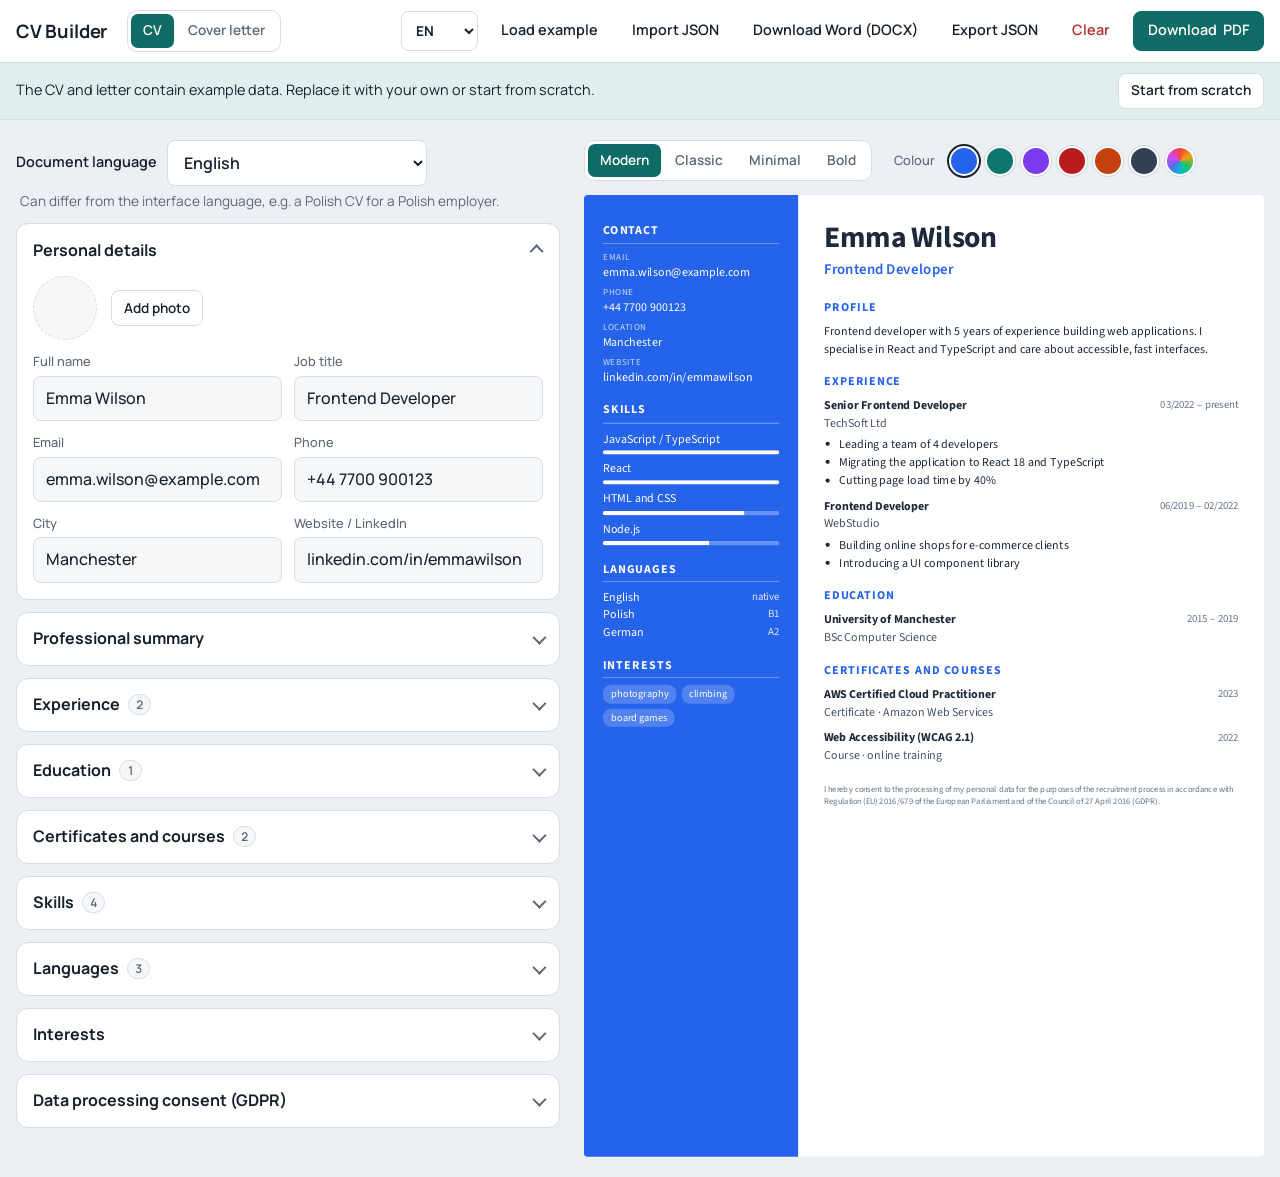
<file: index.html>
<!doctype html>
<html lang="pl">
<head>
  <meta charset="utf-8">
  <meta name="viewport" content="width=device-width, initial-scale=1, viewport-fit=cover">
  <title>Kreator CV</title>
  <meta name="claude:viewport-fit-sides" content="cover">
  <link rel="stylesheet" href="https://fonts.googleapis.com/css2?family=Manrope:wght@400;500;600;700&family=Source+Sans+3:wght@300;400;600;700&family=Source+Serif+4:wght@400;600;700&display=swap">
  <link rel="stylesheet" href="styles.css">
</head>
<body data-view="edit" data-doc="cv">
  <!-- Visible text carries data-i18n keys (see i18n.js); data-i18n-attr="attr:key;…" translates attributes. -->
  <header class="topbar">
    <div class="topbar-inner">
      <h1 class="brand" data-i18n="appName">Kreator CV</h1>
      <fieldset class="segmented docswitch" id="doc-picker">
        <legend data-i18n="docPicker">Dokument</legend>
        <label><input type="radio" name="doc" value="cv" checked><span>CV</span></label>
        <label><input type="radio" name="doc" value="letter"><span><span class="long" data-i18n="docLetterLong">List motywacyjny</span><span class="short" data-i18n="docLetterShort">List</span></span></label>
      </fieldset>
      <div class="actions">
        <select id="ui-lang" class="lang-select" data-i18n-attr="aria-label:uiLang;title:uiLang" aria-label="Język interfejsu">
          <option value="pl">PL</option>
          <option value="uk">UA</option>
          <option value="en">EN</option>
        </select>
        <button type="button" id="btn-more" class="btn btn-ghost only-narrow" aria-expanded="false" aria-controls="menu" data-i18n="file">Plik ▾</button>
        <div id="menu" class="menu">
          <button type="button" id="btn-sample" class="btn btn-ghost" data-i18n="sample">Wczytaj przykład</button>
          <label class="btn btn-ghost" for="btn-import" data-i18n="import">Import JSON</label>
          <input type="file" id="btn-import" accept="application/json,.json" hidden>
          <button type="button" id="btn-docx" class="btn btn-ghost" data-i18n="docx">Pobierz Word (DOCX)</button>
          <button type="button" id="btn-export" class="btn btn-ghost" data-i18n="export">Eksport JSON</button>
          <button type="button" id="btn-reset" class="btn btn-ghost btn-danger" data-i18n="reset">Wyczyść</button>
        </div>
        <button type="button" id="btn-pdf" class="btn btn-primary"><span class="long" data-i18n="pdfVerb">Pobierz</span> PDF</button>
      </div>
    </div>
  </header>

  <div id="sample-banner" class="banner" hidden>
    <p data-i18n="banner">CV i list wypełniono przykładowymi danymi. Zastąp je swoimi albo zacznij od zera.</p>
    <button type="button" id="btn-start-empty" class="btn btn-small" data-i18n="startEmpty">Zacznij od zera</button>
  </div>

  <main class="layout">
    <form id="editor" class="pane pane-edit" data-doc="cv" autocomplete="off" novalidate>
      <div class="doc-lang-row">
        <label><span data-i18n="docLang">Język dokumentu</span>
          <select class="doc-lang" id="doc-lang-cv">
            <option value="pl">Polski</option>
            <option value="uk">Українська</option>
            <option value="en">English</option>
          </select>
        </label>
        <p class="hint" data-i18n="docLangHint">Może być inny niż język interfejsu, np. CV po polsku dla polskiego pracodawcy.</p>
      </div>

      <details class="card" open>
        <summary><span data-i18n="secPersonal">Dane osobowe</span></summary>
        <div class="card-body">
          <div class="photo-row">
            <div class="photo-thumb" id="photo-thumb" aria-hidden="true"></div>
            <div class="photo-actions">
              <label class="btn btn-small" for="photo-input" data-i18n="addPhoto">Dodaj zdjęcie</label>
              <input type="file" id="photo-input" accept="image/*" hidden>
              <button type="button" id="photo-remove" class="btn btn-small btn-ghost" data-i18n="removePhoto" hidden>Usuń zdjęcie</button>
            </div>
          </div>
          <div class="grid">
            <label><span data-i18n="fFullName">Imię i nazwisko</span><input id="f-fullName" name="fullName" autocomplete="name"></label>
            <label><span data-i18n="fTitle">Stanowisko</span><input id="f-title" name="title" data-i18n-attr="placeholder:phTitle"></label>
            <label><span data-i18n="fEmail">E-mail</span><input id="f-email" name="email" type="email" inputmode="email" autocomplete="email"></label>
            <label><span data-i18n="fPhone">Telefon</span><input id="f-phone" name="phone" type="tel" inputmode="tel" autocomplete="tel"></label>
            <label><span data-i18n="fLocation">Miejscowość</span><input id="f-location" name="location" autocomplete="address-level2"></label>
            <label><span data-i18n="fWebsite">Strona / LinkedIn</span><input id="f-website" name="website" inputmode="url"></label>
          </div>
        </div>
      </details>

      <details class="card">
        <summary><span data-i18n="secSummary">Podsumowanie zawodowe</span></summary>
        <div class="card-body">
          <label><span data-i18n="summaryHint">2–4 zdania o tym, kim jesteś i w czym jesteś dobry</span>
            <textarea id="f-summary" name="summary" rows="4"></textarea>
          </label>
        </div>
      </details>

      <details class="card" data-list="experience">
        <summary><span data-i18n="secExperience">Doświadczenie</span><span class="count"></span></summary>
        <div class="card-body">
          <div class="list"></div>
          <button type="button" class="btn btn-add" data-add="experience" data-i18n="addExperience">+ Dodaj stanowisko</button>
        </div>
      </details>

      <details class="card" data-list="education">
        <summary><span data-i18n="secEducation">Wykształcenie</span><span class="count"></span></summary>
        <div class="card-body">
          <div class="list"></div>
          <button type="button" class="btn btn-add" data-add="education" data-i18n="addEducation">+ Dodaj szkołę</button>
        </div>
      </details>

      <details class="card" data-list="certificates">
        <summary><span data-i18n="secCertificates">Certyfikaty i kursy</span><span class="count"></span></summary>
        <div class="card-body">
          <div class="list"></div>
          <button type="button" class="btn btn-add" data-add="certificates" data-i18n="addCertificate">+ Dodaj certyfikat lub kurs</button>
        </div>
      </details>

      <details class="card" data-list="skills">
        <summary><span data-i18n="secSkills">Umiejętności</span><span class="count"></span></summary>
        <div class="card-body">
          <label class="check"><input type="checkbox" id="f-skillBars" name="skillBars"> <span data-i18n="skillBars">Pokazuj poziom (słupki)</span></label>
          <div class="list"></div>
          <button type="button" class="btn btn-add" data-add="skills" data-i18n="addSkill">+ Dodaj umiejętność</button>
        </div>
      </details>

      <details class="card" data-list="languages">
        <summary><span data-i18n="secLanguages">Języki</span><span class="count"></span></summary>
        <div class="card-body">
          <div class="list"></div>
          <button type="button" class="btn btn-add" data-add="languages" data-i18n="addLanguage">+ Dodaj język</button>
        </div>
      </details>

      <details class="card">
        <summary><span data-i18n="secInterests">Zainteresowania</span></summary>
        <div class="card-body">
          <label><span data-i18n="interestsHint">Oddziel przecinkami</span><input id="f-interests" name="interests" data-i18n-attr="placeholder:phInterests"></label>
        </div>
      </details>

      <details class="card">
        <summary><span data-i18n="secConsent">Klauzula RODO</span></summary>
        <div class="card-body">
          <label class="check"><input type="checkbox" id="f-consentEnabled" name="consentEnabled"> <span data-i18n="consentInclude">Dołącz klauzulę na dole CV</span></label>
          <label><span data-i18n="consentText">Treść klauzuli</span><textarea id="f-consent" name="consent" rows="4"></textarea></label>
        </div>
      </details>
    </form>

    <section class="pane pane-preview" data-doc="cv" data-i18n-attr="aria-label:previewCv" aria-label="Podgląd CV">
      <div class="look">
        <fieldset class="segmented" id="template-picker">
          <legend data-i18n="template">Szablon</legend>
          <label><input type="radio" name="template" value="modern" checked><span data-i18n="tplModern">Nowoczesny</span></label>
          <label><input type="radio" name="template" value="classic"><span data-i18n="tplClassic">Klasyczny</span></label>
          <label><input type="radio" name="template" value="minimal"><span data-i18n="tplMinimal">Minimalny</span></label>
          <label><input type="radio" name="template" value="bold"><span data-i18n="tplBold">Wyrazisty</span></label>
        </fieldset>
        <fieldset class="swatches" id="accent-picker">
          <legend data-i18n="color">Kolor</legend>
          <label style="--sw:#2563eb"><input type="radio" name="accent" value="#2563eb" data-i18n-attr="aria-label:cBlue"></label>
          <label style="--sw:#0f766e"><input type="radio" name="accent" value="#0f766e" data-i18n-attr="aria-label:cTeal"></label>
          <label style="--sw:#7c3aed"><input type="radio" name="accent" value="#7c3aed" data-i18n-attr="aria-label:cViolet"></label>
          <label style="--sw:#b91c1c"><input type="radio" name="accent" value="#b91c1c" data-i18n-attr="aria-label:cMaroon"></label>
          <label style="--sw:#c2410c"><input type="radio" name="accent" value="#c2410c" data-i18n-attr="aria-label:cOrange"></label>
          <label style="--sw:#334155"><input type="radio" name="accent" value="#334155" data-i18n-attr="aria-label:cGraphite"></label>
          <label class="custom" data-i18n-attr="title:cCustom"><input type="color" id="accent-custom" value="#2563eb" data-i18n-attr="aria-label:cCustom"></label>
        </fieldset>
      </div>
      <div class="paper-wrap">
        <article id="cv" class="sheet cv" lang="pl"></article>
      </div>
    </section>

    <form id="letter-editor" class="pane pane-edit" data-doc="letter" autocomplete="off" novalidate>
      <div class="doc-lang-row">
        <label><span data-i18n="docLang">Język dokumentu</span>
          <select class="doc-lang" id="doc-lang-letter">
            <option value="pl">Polski</option>
            <option value="uk">Українська</option>
            <option value="en">English</option>
          </select>
        </label>
        <p class="hint" data-i18n="letterHint">Imię, dane kontaktowe, kolor i szablon list bierze z Twojego CV.</p>
      </div>

      <details class="card" open>
        <summary><span data-i18n="secJob">Oferta pracy</span></summary>
        <div class="card-body">
          <div class="grid">
            <label><span data-i18n="lPosition">Stanowisko</span><input id="l-position" name="position" data-i18n-attr="placeholder:phPosition"></label>
            <label><span data-i18n="lCompany">Firma</span><input id="l-company" name="company" data-i18n-attr="placeholder:phCompany"></label>
          </div>
          <label><span data-i18n="lJobAd">Treść ogłoszenia (opcjonalnie, pomaga dopasować list)</span>
            <textarea id="l-jobAd" name="jobAd" rows="5" data-i18n-attr="placeholder:phJobAd"></textarea>
          </label>
        </div>
      </details>

      <details class="card">
        <summary><span data-i18n="secRecipient">Adresat i data</span></summary>
        <div class="card-body">
          <label><span data-i18n="lRecipient">Osoba lub dział</span><input id="l-recipient" name="recipient" data-i18n-attr="placeholder:phRecipient"></label>
          <label><span data-i18n="lAddress">Adres firmy</span><textarea id="l-address" name="address" rows="2" data-i18n-attr="placeholder:phAddress"></textarea></label>
          <label><span data-i18n="lDate">Miejscowość i data (puste = dzisiejsza)</span><input id="l-date" name="date"></label>
        </div>
      </details>

      <details class="card" open>
        <summary><span data-i18n="secBody">Treść listu</span></summary>
        <div class="card-body">
          <div class="write-tools">
            <div class="grid">
              <label><span data-i18n="lTone">Ton</span>
                <select id="l-tone" name="tone">
                  <option value="formal" data-i18n="toneFormal">Formalny</option>
                  <option value="warm" data-i18n="toneWarm">Ciepły, osobisty</option>
                  <option value="concise" data-i18n="toneConcise">Zwięzły</option>
                </select>
              </label>
              <label class="gender-field"><span data-i18n="lGender">Forma gramatyczna</span>
                <select id="l-gender" name="gender">
                  <option value="neutral" data-i18n="gNeutral">Neutralna</option>
                  <option value="f" data-i18n="gF">Żeńska („pracowałam”)</option>
                  <option value="m" data-i18n="gM">Męska („pracowałem”)</option>
                </select>
              </label>
            </div>
            <label class="ai-only" hidden><span data-i18n="lExtra">Na co położyć nacisk? (opcjonalnie)</span><input id="l-extra" name="extra" data-i18n-attr="placeholder:phExtra"></label>
            <div class="write-actions">
              <button type="button" id="btn-ai" class="btn btn-primary ai-only" data-i18n="aiWrite" hidden>Napisz z AI</button>
              <button type="button" id="btn-ai-stop" class="btn" data-i18n="aiStop" hidden>Zatrzymaj</button>
              <button type="button" id="btn-draft" class="btn" data-i18n="draft">Wstaw szkic z CV</button>
            </div>
            <p class="ai-status" id="ai-status" role="status" hidden></p>
          </div>
          <label><span data-i18n="lGreeting">Zwrot grzecznościowy</span><input id="l-greeting" name="greeting"></label>
          <label><span data-i18n="lBody">Treść (akapity oddziel pustą linią)</span><textarea id="l-body" name="body" rows="14"></textarea></label>
          <label><span data-i18n="lClosing">Zakończenie</span><input id="l-closing" name="closing"></label>
          <label class="check"><input type="checkbox" id="l-consentEnabled" name="consentEnabled"> <span data-i18n="lConsent">Dołącz klauzulę RODO (treść z CV)</span></label>
        </div>
      </details>
    </form>

    <section class="pane pane-preview" data-doc="letter" data-i18n-attr="aria-label:previewLetter" aria-label="Podgląd listu motywacyjnego">
      <div class="paper-wrap">
        <article id="letter" class="sheet letter" lang="pl"></article>
      </div>
    </section>
  </main>

  <nav class="tabbar" data-i18n-attr="aria-label:viewNav" aria-label="Widok">
    <button type="button" data-view-btn="edit" aria-pressed="true" data-i18n="tabEdit">Edycja</button>
    <button type="button" data-view-btn="preview" aria-pressed="false" data-i18n="tabPreview">Podgląd</button>
  </nav>

  <div id="dialog" class="dialog" role="dialog" aria-modal="true" aria-labelledby="dialog-text" hidden>
    <div class="dialog-box">
      <p id="dialog-text"></p>
      <div class="dialog-actions">
        <button type="button" class="btn" data-answer="no" data-i18n="cancel">Anuluj</button>
        <button type="button" class="btn btn-primary" data-answer="yes" id="dialog-ok">OK</button>
      </div>
    </div>
  </div>

  <div id="toast" class="toast" role="status" aria-live="polite" hidden></div>

  <template id="tpl-experience">
    <div class="item">
      <div class="item-head">
        <strong class="item-title" data-i18n-attr="data-placeholder:newJob"></strong>
        <div class="item-actions">
          <button type="button" class="icon-btn" data-move="-1" data-i18n-attr="aria-label:moveUp">↑</button>
          <button type="button" class="icon-btn" data-move="1" data-i18n-attr="aria-label:moveDown">↓</button>
          <button type="button" class="icon-btn danger" data-remove data-i18n-attr="aria-label:remove">✕</button>
        </div>
      </div>
      <div class="grid">
        <label><span data-i18n="iRole">Stanowisko</span><input data-field="role" data-title="1"></label>
        <label><span data-i18n="iCompany">Firma</span><input data-field="company" data-title="2"></label>
        <label><span data-i18n="iFrom">Od</span><input data-field="start" data-i18n-attr="placeholder:phFrom"></label>
        <label><span data-i18n="iTo">Do</span><input data-field="end" data-i18n-attr="placeholder:phTo"></label>
      </div>
      <label><span data-i18n="iDesc">Obowiązki i osiągnięcia (każda linia to osobny punkt)</span><textarea data-field="description" rows="4"></textarea></label>
    </div>
  </template>

  <template id="tpl-education">
    <div class="item">
      <div class="item-head">
        <strong class="item-title" data-i18n-attr="data-placeholder:newSchool"></strong>
        <div class="item-actions">
          <button type="button" class="icon-btn" data-move="-1" data-i18n-attr="aria-label:moveUp">↑</button>
          <button type="button" class="icon-btn" data-move="1" data-i18n-attr="aria-label:moveDown">↓</button>
          <button type="button" class="icon-btn danger" data-remove data-i18n-attr="aria-label:remove">✕</button>
        </div>
      </div>
      <div class="grid">
        <label><span data-i18n="iSchool">Uczelnia / szkoła</span><input data-field="school" data-title="1"></label>
        <label><span data-i18n="iDegree">Kierunek / stopień</span><input data-field="degree" data-title="2"></label>
        <label><span data-i18n="iFrom">Od</span><input data-field="start" inputmode="numeric"></label>
        <label><span data-i18n="iTo">Do</span><input data-field="end"></label>
      </div>
    </div>
  </template>

  <template id="tpl-certificates">
    <div class="item">
      <div class="item-head">
        <strong class="item-title" data-i18n-attr="data-placeholder:newCertificate"></strong>
        <div class="item-actions">
          <button type="button" class="icon-btn" data-move="-1" data-i18n-attr="aria-label:moveUp">↑</button>
          <button type="button" class="icon-btn" data-move="1" data-i18n-attr="aria-label:moveDown">↓</button>
          <button type="button" class="icon-btn danger" data-remove data-i18n-attr="aria-label:remove">✕</button>
        </div>
      </div>
      <div class="segmented item-type" role="radiogroup" data-i18n-attr="aria-label:certType">
        <label><input type="radio" data-field="type" value="cert" checked><span data-i18n="typeCert">Certyfikat</span></label>
        <label><input type="radio" data-field="type" value="course"><span data-i18n="typeCourse">Kurs</span></label>
      </div>
      <label><span data-i18n="iCertName">Nazwa certyfikatu lub kursu</span><input data-field="name" data-title="1" data-i18n-attr="placeholder:phCertName"></label>
      <div class="grid">
        <label><span data-i18n="iIssuer">Organizator / wystawca</span><input data-field="issuer" data-title="2" data-i18n-attr="placeholder:phIssuer"></label>
        <label><span data-i18n="iCertDate">Data</span><input data-field="date" data-i18n-attr="placeholder:phCertDate"></label>
      </div>
    </div>
  </template>

  <template id="tpl-skills">
    <div class="item item-compact">
      <div class="grid grid-compact">
        <label><span data-i18n="iSkill">Umiejętność</span><input data-field="name"></label>
        <label class="level-field"><span><span data-i18n="iLevel">Poziom:</span> <output class="level-out">3</output>/5</span><input data-field="level" type="range" min="1" max="5" value="3"></label>
      </div>
      <button type="button" class="icon-btn danger" data-remove data-i18n-attr="aria-label:remove">✕</button>
    </div>
  </template>

  <template id="tpl-languages">
    <div class="item item-compact">
      <div class="grid grid-compact">
        <label><span data-i18n="iLanguage">Język</span><input data-field="name"></label>
        <label><span data-i18n="iLangLevel">Poziom</span>
          <select data-field="level">
            <option>A1</option><option>A2</option><option>B1</option><option selected>B2</option>
            <option>C1</option><option>C2</option><option value="ojczysty" data-i18n="native">ojczysty</option>
          </select>
        </label>
      </div>
      <button type="button" class="icon-btn danger" data-remove data-i18n-attr="aria-label:remove">✕</button>
    </div>
  </template>

  <script src="i18n.js"></script>
  <script src="docx.js"></script>
  <script src="app.js"></script>
</body>
</html>
</file>
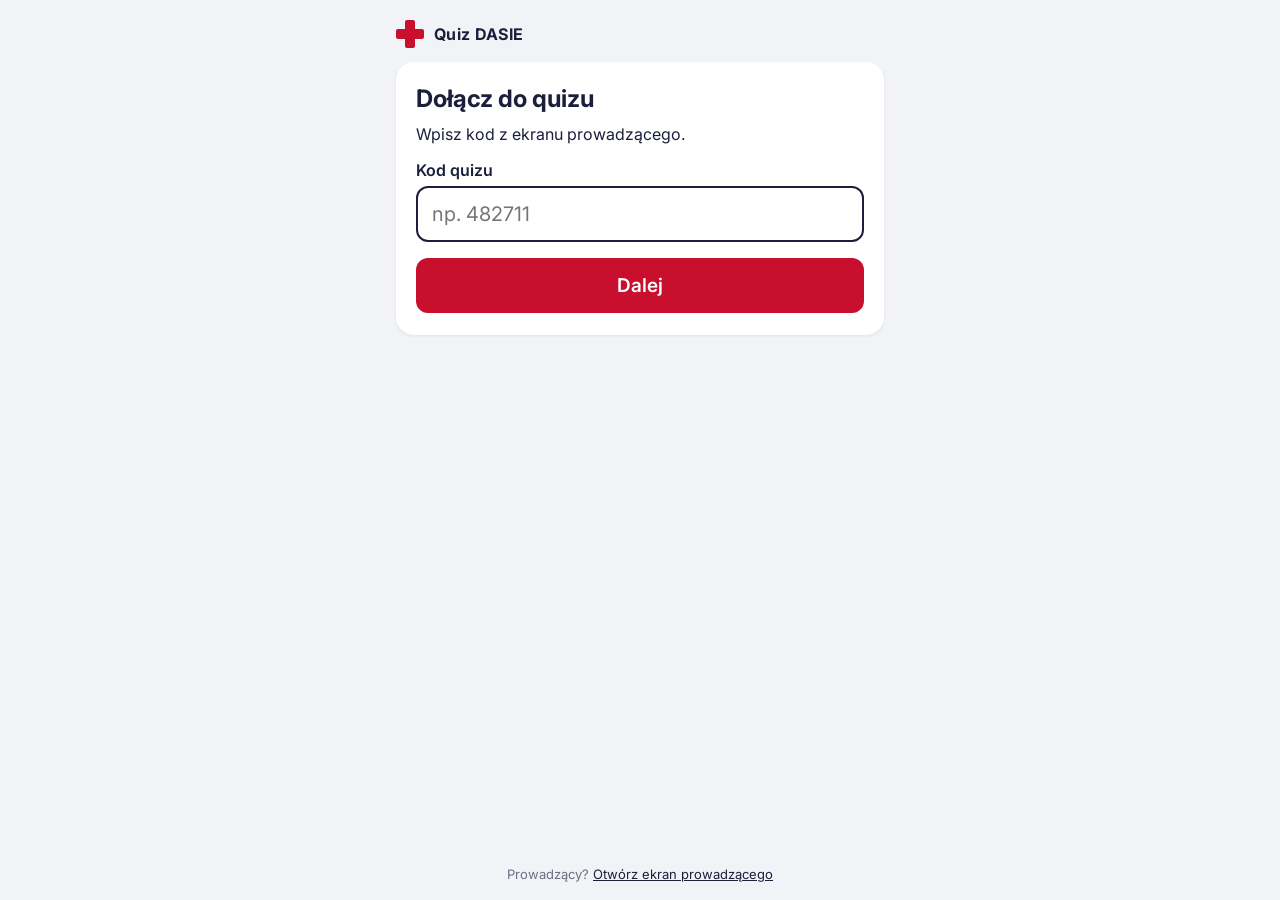
<file: quiz/index.html>
<!doctype html>
<html lang="pl">
<head>
<meta charset="utf-8">
<meta name="viewport" content="width=device-width, initial-scale=1, viewport-fit=cover">
<meta name="theme-color" content="#C8102E">
<title>Quiz DASIE</title>
<link rel="preconnect" href="https://fonts.googleapis.com">
<link rel="stylesheet" href="https://fonts.googleapis.com/css2?family=Inter:wght@400;600;700;800&display=swap">
<link rel="stylesheet" href="quiz.css">
</head>
<body>
<div class="tel">
  <header>
    <div class="znak"><span class="krzyz"></span><span>Quiz DASIE</span></div>
    <span id="status" class="status ukryte">Łączenie…</span>
  </header>
  <main id="widok"></main>
  <p id="link-prow" class="wskazowka ukryte" style="text-align:center;margin:18px 0 0">Prowadzący? <a href="prowadzacy.html" style="color:var(--granat)">Otwórz ekran prowadzącego</a></p>
</div>
<script src="lib/mqtt.min.js"></script>
<script src="wspolne.js"></script>
<script src="uczestnik.js"></script>
</body>
</html>
</file>
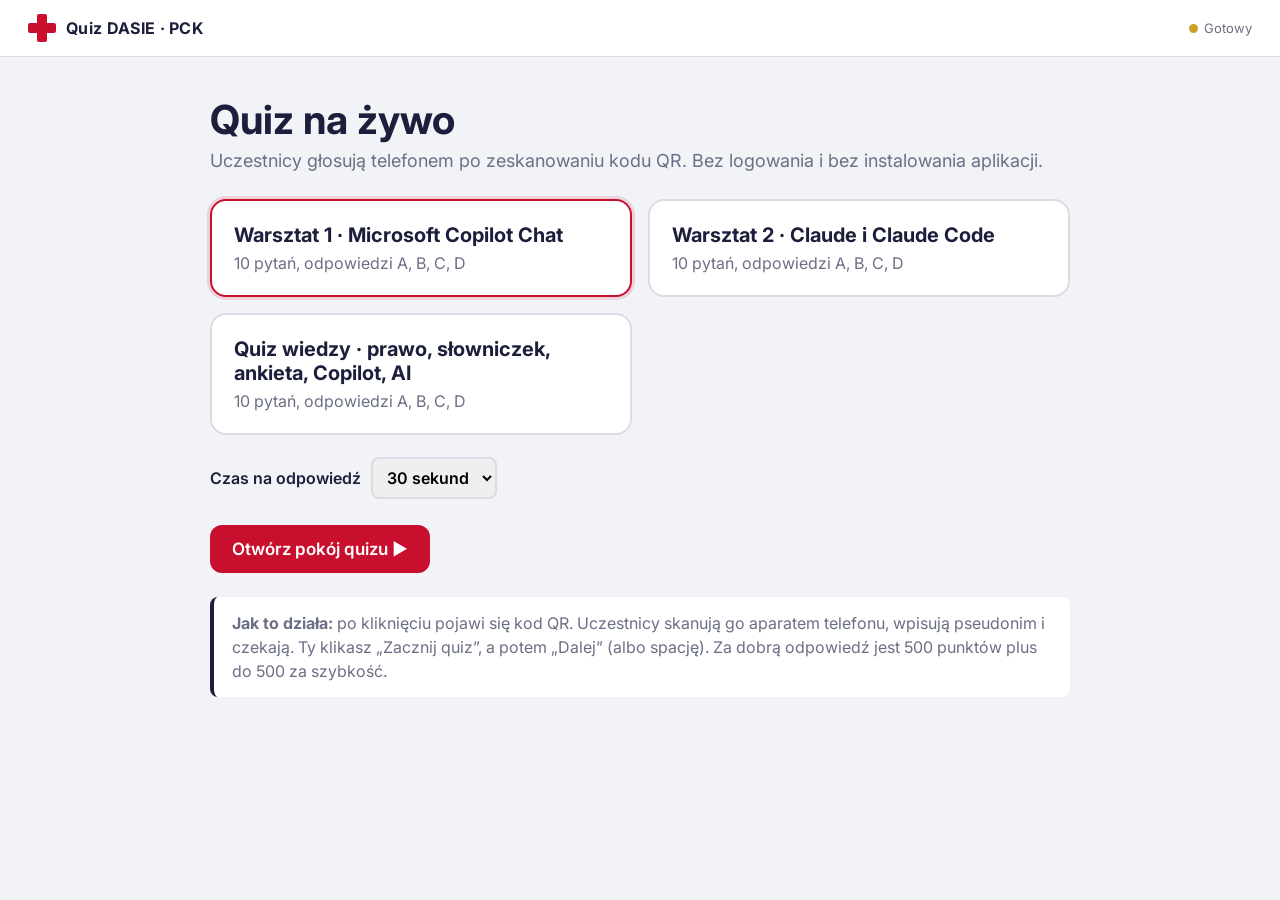
<file: quiz/prowadzacy.html>
<!doctype html>
<html lang="pl">
<head>
<meta charset="utf-8">
<meta name="viewport" content="width=device-width, initial-scale=1">
<title>Quiz DASIE · prowadzący</title>
<link rel="preconnect" href="https://fonts.googleapis.com">
<link rel="stylesheet" href="https://fonts.googleapis.com/css2?family=Inter:wght@400;600;700;800&display=swap">
<link rel="stylesheet" href="quiz.css">
</head>
<body>
<div class="ekran">
  <header>
    <div class="znak"><span class="krzyz"></span><span>Quiz DASIE · PCK</span></div>
    <div class="prawo">
      <span id="dolacz-info" class="wskazowka ukryte"></span>
      <span id="status" class="status">Łączenie…</span>
    </div>
  </header>

  <main id="widok"></main>

  <footer id="stopka" class="ukryte">
    <div class="grupa">
      <button id="btn-glowny" class="przycisk">Dalej ▶</button>
      <button id="btn-drugi" class="przycisk drugi ukryte"></button>
      <span class="wskazowka" id="podpowiedz">Spacja lub strzałka w prawo = Dalej</span>
    </div>
    <div class="grupa">
      <button id="btn-wykres" class="przycisk drugi" title="Ukryj lub pokaż wykres podczas głosowania">Wykres na żywo: wł.</button>
      <button id="btn-pelny" class="przycisk drugi" title="Pełny ekran (klawisz F)">Pełny ekran</button>
      <button id="btn-koniec" class="przycisk drugi">Zakończ quiz</button>
    </div>
  </footer>
</div>

<script src="lib/mqtt.min.js"></script>
<script src="lib/qrcode.js"></script>
<script src="pytania.js"></script>
<script src="wspolne.js"></script>
<script src="prowadzacy.js"></script>
</body>
</html>
</file>
<file: styles.css>
/* Layout: editor and A4 preview side by side on wide screens; on phones one
   pane at a time, switched from a bottom tab bar. The CV itself is always
   white paper; only the app chrome follows the light/dark theme. */
:root {
  --bg: #eceff3;
  --surface: #ffffff;
  --surface-2: #f5f7f9;
  --fg: #17212b;
  --muted: #5a6775;
  --line: #d6dce3;
  --brand: #0f6b66;
  --brand-hover: #0b5753;
  --brand-fg: #ffffff;
  --danger: #b4302a;
  --shadow: 0 1px 2px rgba(23, 33, 43, .06), 0 6px 24px rgba(23, 33, 43, .08);

  --font-ui: "Manrope", system-ui, -apple-system, "Segoe UI", Roboto, sans-serif;
  --font-cv: "Source Sans 3", "Segoe UI", Roboto, Arial, sans-serif;
  --font-cv-serif: "Source Serif 4", Georgia, "Times New Roman", serif;

  --gutter-l: max(16px, env(safe-area-inset-left, 0px));
  --gutter-r: max(16px, env(safe-area-inset-right, 0px));
  --tap: 44px;
}
@media (prefers-color-scheme: dark) {
  :root:not([data-theme="light"]) {
    --bg: #0e1318;
    --surface: #161d24;
    --surface-2: #1c252e;
    --fg: #e5eaef;
    --muted: #98a5b2;
    --line: #2b3641;
    --brand: #3db3aa;
    --brand-hover: #5cc4bc;
    --brand-fg: #04201e;
    --danger: #f07a70;
    --shadow: 0 1px 2px rgba(0, 0, 0, .3), 0 8px 28px rgba(0, 0, 0, .35);
    color-scheme: dark;
  }
}
:root[data-theme="dark"] {
  --bg: #0e1318;
  --surface: #161d24;
  --surface-2: #1c252e;
  --fg: #e5eaef;
  --muted: #98a5b2;
  --line: #2b3641;
  --brand: #3db3aa;
  --brand-hover: #5cc4bc;
  --brand-fg: #04201e;
  --danger: #f07a70;
  --shadow: 0 1px 2px rgba(0, 0, 0, .3), 0 8px 28px rgba(0, 0, 0, .35);
  color-scheme: dark;
}

* { box-sizing: border-box; }
html { -webkit-text-size-adjust: 100%; }
body {
  margin: 0;
  font-family: var(--font-ui);
  font-size: 15px;
  line-height: 1.45;
  background: var(--bg);
  color: var(--fg);
}
body::before {
  content: "";
  position: fixed;
  inset: 0 0 auto;
  height: env(safe-area-inset-top, 0px);
  z-index: 30;
  background: var(--surface);
}
[hidden] { display: none !important; }
:focus-visible { outline: 2px solid var(--brand); outline-offset: 2px; }

/* ---------- Top bar ---------- */
.topbar {
  position: sticky;
  top: env(safe-area-inset-top, 0px);
  z-index: 20;
  background: var(--surface);
  border-bottom: 1px solid var(--line);
}
.topbar-inner {
  display: flex;
  align-items: center;
  justify-content: space-between;
  gap: 12px;
  padding-block: 10px;
  padding-left: var(--gutter-l);
  padding-right: var(--gutter-r);
}
.brand { margin: 0; font-size: 1.15rem; font-weight: 700; letter-spacing: -.01em; }
.docswitch .short { display: none; }
.actions { position: relative; display: flex; align-items: center; gap: 8px; }
.lang-select {
  width: auto !important;
  min-height: 40px !important;
  padding: 6px 26px 6px 10px !important;
  font-size: .85rem !important;
  font-weight: 700;
  background-color: var(--surface) !important;
  cursor: pointer;
}

/* Only the active document's form and preview are shown. */
body[data-doc="cv"] [data-doc="letter"],
body[data-doc="letter"] [data-doc="cv"] { display: none !important; }
.menu { display: flex; gap: 4px; align-items: center; }
.actions .only-narrow { display: none; }

/* ---------- Buttons ---------- */
.btn {
  display: inline-flex;
  flex-direction: row;
  align-items: center;
  justify-content: center;
  gap: 6px;
  min-height: 40px;
  padding: 8px 14px;
  font: inherit;
  font-size: .9rem;
  font-weight: 600;
  border: 1px solid var(--line);
  border-radius: 8px;
  background: var(--surface);
  color: var(--fg);
  cursor: pointer;
  white-space: nowrap;
  -webkit-tap-highlight-color: transparent;
}
.btn:hover { background: var(--surface-2); }
.btn-ghost { border-color: transparent; background: transparent; }
.btn-primary { background: var(--brand); border-color: var(--brand); color: var(--brand-fg); }
.btn-primary:hover { background: var(--brand-hover); border-color: var(--brand-hover); }
.btn-primary[disabled] { opacity: .6; cursor: progress; }
.btn-danger { color: var(--danger); }
.btn-small { min-height: 36px; padding: 6px 12px; font-size: .85rem; }
.btn-add { width: 100%; border-style: dashed; color: var(--brand); min-height: var(--tap); }

.icon-btn {
  width: 36px;
  height: 36px;
  display: inline-grid;
  place-items: center;
  font: inherit;
  font-size: 1rem;
  border: 1px solid var(--line);
  border-radius: 8px;
  background: var(--surface);
  color: var(--muted);
  cursor: pointer;
}
.icon-btn:hover { background: var(--surface-2); color: var(--fg); }
.icon-btn.danger:hover { color: var(--danger); }

/* ---------- Banner ---------- */
.banner {
  display: flex;
  flex-wrap: wrap;
  align-items: center;
  justify-content: space-between;
  gap: 8px 16px;
  padding-block: 10px;
  padding-left: var(--gutter-l);
  padding-right: var(--gutter-r);
  background: color-mix(in srgb, var(--brand) 12%, var(--surface));
  border-bottom: 1px solid var(--line);
  font-size: .9rem;
}
.banner p { margin: 0; min-width: 0; }

/* ---------- Layout ---------- */
.layout {
  display: grid;
  grid-template-columns: minmax(360px, 1fr) minmax(0, 1.25fr);
  gap: 24px;
  align-items: start;
  padding-block: 20px;
  padding-left: var(--gutter-l);
  padding-right: var(--gutter-r);
  max-width: 1600px;
  margin: 0 auto;
}
.pane { min-width: 0; }
.tabbar { display: none; }

/* ---------- Editor ---------- */
.pane-edit { display: flex; flex-direction: column; gap: 12px; }
.card {
  background: var(--surface);
  border: 1px solid var(--line);
  border-radius: 12px;
}
.card summary {
  display: flex;
  align-items: center;
  gap: 8px;
  min-height: 52px;
  padding: 12px 16px;
  font-weight: 700;
  font-size: 1rem;
  cursor: pointer;
  list-style: none;
  user-select: none;
}
.card summary::-webkit-details-marker { display: none; }
.card summary::after {
  content: "";
  margin-left: auto;
  width: 8px;
  height: 8px;
  border-right: 2px solid var(--muted);
  border-bottom: 2px solid var(--muted);
  transform: rotate(45deg) translateY(-2px);
  transition: transform .15s;
}
.card[open] summary::after { transform: rotate(225deg) translateY(-2px); }
.count {
  min-width: 22px;
  padding: 1px 7px;
  border-radius: 11px;
  background: var(--surface-2);
  border: 1px solid var(--line);
  color: var(--muted);
  font-size: .75rem;
  font-weight: 600;
  text-align: center;
  font-variant-numeric: tabular-nums;
}
.count:empty { display: none; }
.card-body { display: flex; flex-direction: column; gap: 12px; padding: 0 16px 16px; }

label { display: flex; flex-direction: column; gap: 5px; font-size: .8rem; font-weight: 500; color: var(--muted); min-width: 0; }
label.check { flex-direction: row; align-items: center; gap: 10px; font-size: .9rem; color: var(--fg); min-height: var(--tap); }
label.check input { width: 20px; height: 20px; accent-color: var(--brand); }

input:not([type=checkbox]):not([type=radio]):not([type=color]):not([type=range]):not([type=file]),
textarea,
select {
  width: 100%;
  min-height: var(--tap);
  padding: 10px 12px;
  font: inherit;
  font-size: 16px; /* 16px stops iOS Safari from zooming on focus */
  color: var(--fg);
  background: var(--surface-2);
  border: 1px solid var(--line);
  border-radius: 8px;
}
textarea { resize: vertical; line-height: 1.4; }
input:focus, textarea:focus, select:focus { outline: 2px solid var(--brand); outline-offset: -1px; background: var(--surface); }
input[type=range] { width: 100%; height: var(--tap); accent-color: var(--brand); }
.level-out { color: var(--fg); font-weight: 700; }
.item-type { display: inline-flex; align-self: flex-start; }
.item-type span { min-width: 96px; text-align: center; }
#editor.no-skill-bars .level-field { display: none; }

.grid { display: grid; grid-template-columns: 1fr 1fr; gap: 12px; }
.grid-compact { flex: 1; min-width: 0; }

.photo-row { display: flex; align-items: center; gap: 14px; }
.photo-thumb {
  width: 64px;
  height: 64px;
  flex: none;
  border-radius: 50%;
  background: var(--surface-2) center / cover no-repeat;
  border: 1px dashed var(--line);
}
.photo-thumb.has-photo { border-style: solid; }
.photo-actions { display: flex; flex-wrap: wrap; gap: 8px; }

.list { display: flex; flex-direction: column; gap: 10px; }
.list:empty { display: none; }
.item {
  display: flex;
  flex-direction: column;
  gap: 12px;
  padding: 12px;
  background: var(--surface-2);
  border: 1px solid var(--line);
  border-radius: 10px;
}
.item input:not([type=range]), .item textarea, .item select { background: var(--surface); }
.item-head { display: flex; align-items: center; gap: 8px; }
.item-title { flex: 1; min-width: 0; overflow: hidden; text-overflow: ellipsis; white-space: nowrap; font-size: .9rem; }
.item-title:empty::before { content: attr(data-placeholder); color: var(--muted); font-weight: 500; }
.item-actions { display: flex; gap: 6px; flex: none; }
.item-compact { flex-direction: row; align-items: flex-end; }
.item-compact > .icon-btn { margin-bottom: 4px; }

/* ---------- Preview ---------- */
.pane-preview { position: sticky; top: calc(env(safe-area-inset-top, 0px) + 80px); display: flex; flex-direction: column; gap: 14px; }
.look { display: flex; flex-wrap: wrap; gap: 12px 20px; align-items: center; }
.look fieldset, .docswitch { border: 0; margin: 0; padding: 0; display: flex; align-items: center; gap: 6px; min-width: 0; }
.docswitch { margin: 0 auto 0 8px; }
.look legend { float: left; margin-right: 6px; font-size: .8rem; font-weight: 500; color: var(--muted); }
.segmented { background: var(--surface); border: 1px solid var(--line) !important; border-radius: 10px; padding: 3px !important; gap: 2px !important; }
.segmented legend { position: absolute; width: 1px; height: 1px; overflow: hidden; clip: rect(0 0 0 0); }
.segmented label { position: relative; }
.segmented input { position: absolute; opacity: 0; inset: 0; margin: 0; cursor: pointer; }
.segmented input + span {
  display: block;
  padding: 7px 12px;
  border-radius: 7px;
  font-size: .85rem;
  font-weight: 600;
  color: var(--muted);
}
.segmented input:checked + span { background: var(--brand); color: var(--brand-fg); }
.segmented input:focus-visible + span { outline: 2px solid var(--brand); outline-offset: 1px; }
.swatches label {
  position: relative;
  width: 30px;
  height: 30px;
  border-radius: 50%;
  background: var(--sw);
  border: 2px solid var(--surface);
  box-shadow: 0 0 0 1px var(--line);
  cursor: pointer;
}
.swatches label:has(input:checked) { box-shadow: 0 0 0 2px var(--fg); }
.swatches label:has(input:focus-visible) { outline: 2px solid var(--brand); outline-offset: 2px; }
.swatches input[type=radio] { position: absolute; opacity: 0; inset: 0; margin: 0; cursor: pointer; }
.swatches .custom { background: conic-gradient(#ef4444, #f59e0b, #22c55e, #06b6d4, #6366f1, #d946ef, #ef4444); overflow: hidden; }
.swatches .custom input { position: absolute; inset: -8px; width: 50px; height: 50px; opacity: 0; cursor: pointer; border: 0; padding: 0; }

.paper-wrap { position: relative; overflow: hidden; border-radius: 4px; }
.paper-wrap .sheet { transform-origin: top left; }

/* ---------- Letter editor extras ---------- */
.hint { margin: 0; padding: 0 4px; font-size: .85rem; color: var(--muted); }
.doc-lang-row { display: flex; flex-direction: column; gap: 6px; }
.doc-lang-row > label { flex-direction: row; align-items: center; gap: 10px; font-size: .9rem; font-weight: 600; color: var(--fg); }
.doc-lang-row select { width: auto !important; flex: 1; max-width: 260px; background: var(--surface) !important; }
.write-tools {
  display: flex;
  flex-direction: column;
  gap: 12px;
  padding: 12px;
  border-radius: 10px;
  background: color-mix(in srgb, var(--brand) 7%, var(--surface));
  border: 1px solid color-mix(in srgb, var(--brand) 25%, var(--line));
}
.write-tools select, .write-tools input:not([type=checkbox]) { background: var(--surface) !important; }
.write-actions { display: flex; flex-wrap: wrap; gap: 8px; }
.write-actions .btn { min-height: var(--tap); }
.ai-status { margin: 0; font-size: .85rem; color: var(--muted); }
textarea[readonly] { opacity: .75; }

/* ---------- Paper sheets (CV and letter) ---------- */
.sheet {
  --accent: #2563eb;
  width: 794px; /* A4 at 96 dpi; scaled down by JS to fit narrow screens */
  min-height: 1123px;
  background: #ffffff;
  color: #1e293b;
  box-shadow: var(--shadow);
  font-family: var(--font-cv);
  font-size: 10.5pt;
  line-height: 1.45;
  overflow-wrap: anywhere;
}
.sheet h1, .sheet h2, .sheet h3, .sheet p { margin: 0; }
.cv ul { margin: 4px 0 0; padding-left: 18px; }
.cv li + li { margin-top: 1px; }
.cv a { color: inherit; text-decoration: none; }
.cv .section { margin-bottom: 18px; }
.cv .section-title {
  font-size: 10.5pt;
  font-weight: 700;
  text-transform: uppercase;
  letter-spacing: .09em;
  color: var(--accent);
  margin-bottom: 8px;
}
.cv .entry { margin-bottom: 10px; break-inside: avoid; }
.cv .entry-head { display: flex; justify-content: space-between; gap: 10px; }
.cv .entry-title { font-weight: 700; }
.cv .entry-sub { color: #475569; }
.cv .entry-date { color: #64748b; white-space: nowrap; font-size: 9.5pt; font-variant-numeric: tabular-nums; }
.cv .photo { width: 116px; height: 116px; object-fit: cover; border-radius: 50%; }
.cv .contact { list-style: none; padding: 0; margin: 0; display: flex; flex-direction: column; gap: 4px; }
.cv .contact .k { opacity: .75; font-size: 8pt; text-transform: uppercase; letter-spacing: .06em; display: block; }
.cv .skill { margin-bottom: 7px; }
.cv .bar { height: 5px; background: rgba(15, 23, 42, .1); border-radius: 3px; margin-top: 3px; overflow: hidden; }
.cv .bar span { display: block; height: 100%; background: var(--accent); }
.cv .tags { display: flex; flex-wrap: wrap; gap: 6px; }
.cv .tag { padding: 2px 9px; border-radius: 10px; background: rgba(15, 23, 42, .06); font-size: 9pt; }
.sheet .consent { font-size: 7.5pt; line-height: 1.35; color: #64748b; margin-top: 24px; }
.sheet .empty { color: #94a3b8; text-align: center; padding: 160px 40px; font-size: 14pt; }

/* Modern: coloured sidebar */
.cv.tpl-modern { display: grid; grid-template-columns: 250px 1fr; }
.cv.tpl-modern .sidebar { background: var(--accent); color: #ffffff; padding: 32px 22px; }
.cv.tpl-modern .sidebar .section-title { color: #ffffff; border-bottom: 1px solid rgba(255, 255, 255, .4); padding-bottom: 4px; }
.cv.tpl-modern .sidebar .bar { background: rgba(255, 255, 255, .3); }
.cv.tpl-modern .sidebar .bar span { background: #ffffff; }
.cv.tpl-modern .sidebar .tag { background: rgba(255, 255, 255, .2); }
.cv.tpl-modern .sidebar .entry-date { color: rgba(255, 255, 255, .85); }
.cv.tpl-modern .sidebar .photo { display: block; margin: 0 auto 22px; border: 3px solid rgba(255, 255, 255, .6); }
.cv.tpl-modern .main { padding: 32px 30px; min-width: 0; }
.cv.tpl-modern .name { font-size: 26pt; font-weight: 700; line-height: 1.1; letter-spacing: -.01em; }
.cv.tpl-modern .role { font-size: 13pt; color: var(--accent); margin: 4px 0 22px; font-weight: 600; }

/* Classic: centred header, serif, single column */
.cv.tpl-classic { padding: 40px 48px; font-family: var(--font-cv-serif); font-size: 10.5pt; }
.cv.tpl-classic header { text-align: center; border-bottom: 2px solid var(--accent); padding-bottom: 14px; margin-bottom: 18px; }
.cv.tpl-classic .photo { border-radius: 6px; width: 100px; height: 100px; margin-bottom: 10px; }
.cv.tpl-classic .name { font-size: 25pt; font-weight: 600; }
.cv.tpl-classic .role { font-size: 12pt; color: #475569; margin-top: 2px; font-style: italic; }
.cv.tpl-classic .contact { flex-direction: row; flex-wrap: wrap; justify-content: center; gap: 4px 18px; margin-top: 8px; font-size: 9.5pt; }
.cv.tpl-classic .contact .k { display: none; }
.cv.tpl-classic .section-title { border-bottom: 1px solid #e2e8f0; padding-bottom: 3px; }
.cv.tpl-classic .two-col { display: grid; grid-template-columns: 1fr 1fr; gap: 28px; }

/* Minimal: left-aligned, label column */
.cv.tpl-minimal { padding: 48px 56px; }
.cv.tpl-minimal header { display: flex; justify-content: space-between; align-items: center; gap: 20px; margin-bottom: 30px; }
.cv.tpl-minimal .name { font-size: 28pt; font-weight: 300; letter-spacing: -.015em; line-height: 1.1; }
.cv.tpl-minimal .role { font-size: 12pt; color: var(--accent); margin-top: 4px; font-weight: 600; }
.cv.tpl-minimal .contact { flex-direction: row; flex-wrap: wrap; gap: 4px 16px; margin-top: 10px; font-size: 9.5pt; color: #64748b; }
.cv.tpl-minimal .contact .k { display: none; }
.cv.tpl-minimal .photo { width: 92px; height: 92px; flex: none; }
.cv.tpl-minimal .row { display: grid; grid-template-columns: 130px 1fr; gap: 18px; }
.cv.tpl-minimal .row .section-title { font-size: 9pt; padding-top: 2px; }

/* Bold: full-width accent band, main column with a timeline, narrow side column */
.cv.tpl-bold { display: flex; flex-direction: column; }
.cv.tpl-bold .band {
  display: flex;
  justify-content: space-between;
  align-items: center;
  gap: 24px;
  padding: 36px 48px 32px;
  background: var(--accent);
  color: #ffffff;
}
.cv.tpl-bold .name { font-size: 30pt; font-weight: 700; line-height: 1.05; letter-spacing: -.015em; }
.cv.tpl-bold .role { margin-top: 6px; font-size: 13pt; font-weight: 600; opacity: .9; }
.cv.tpl-bold .contact { flex-direction: row; flex-wrap: wrap; gap: 4px 18px; margin-top: 14px; font-size: 9.5pt; }
.cv.tpl-bold .contact .k { display: none; }
.cv.tpl-bold .photo { width: 120px; height: 120px; flex: none; border: 4px solid rgba(255, 255, 255, .75); }
.cv.tpl-bold .cols { display: grid; grid-template-columns: 1fr 210px; gap: 32px; padding: 30px 48px 0; }
.cv.tpl-bold .col-main { min-width: 0; }
.cv.tpl-bold .col-side { padding-left: 24px; border-left: 1px solid #e2e8f0; }
.cv.tpl-bold .col-main .entry { position: relative; padding-left: 20px; border-left: 2px solid color-mix(in srgb, var(--accent) 30%, #ffffff); margin-bottom: 0; padding-bottom: 14px; }
.cv.tpl-bold .col-main .entry::before {
  content: "";
  position: absolute;
  left: -7px;
  top: 4px;
  width: 12px;
  height: 12px;
  border-radius: 50%;
  background: #ffffff;
  border: 3px solid var(--accent);
  box-sizing: border-box;
}
.cv.tpl-bold .col-main .entry:last-child { padding-bottom: 4px; }
.cv.tpl-bold .foot { margin-top: auto; padding: 0 48px 36px; }

/* Cover letter: letterhead in the CV's accent, Polish business-letter layout
   (place and date top right, recipient block, "Dotyczy:" subject line). */
.letter { display: flex; flex-direction: column; padding: 56px 68px 48px; font-size: 11pt; line-height: 1.6; }
.letter.tpl-classic { font-family: var(--font-cv-serif); }
.letter .lh { display: flex; justify-content: space-between; align-items: flex-end; gap: 24px; padding-bottom: 14px; margin-bottom: 26px; border-bottom: 2px solid var(--accent); }
.letter .lh-name { font-size: 21pt; font-weight: 700; line-height: 1.1; color: var(--accent); letter-spacing: -.01em; }
.letter.tpl-minimal .lh-name { font-weight: 300; color: #1e293b; }
.letter.tpl-minimal .lh { border-bottom-width: 1px; }
.letter .lh-role { margin-top: 3px; color: #475569; }
.letter.tpl-bold .lh { margin: -56px -68px 30px; padding: 34px 68px 28px; background: var(--accent); border-bottom: 0; color: #ffffff; }
.letter.tpl-bold .lh-name, .letter.tpl-bold .lh-role, .letter.tpl-bold .lh-contact { color: #ffffff; }
.letter .lh-contact { text-align: right; font-size: 9.5pt; line-height: 1.5; color: #475569; }
.letter .date { text-align: right; margin-bottom: 26px; }
.letter .to { margin-bottom: 26px; white-space: pre-line; }
.letter .to strong { display: block; }
.letter .subject { margin-bottom: 18px; font-weight: 700; }
.letter .greeting { margin-bottom: 10px; }
.letter .body p { margin: 0 0 11px; text-align: justify; hyphens: auto; }
.letter .closing { margin-top: 20px; }
.letter .signature { margin-top: 34px; font-weight: 600; }
.letter .consent { margin-top: auto; padding-top: 28px; }

/* ---------- Dialog & toast ---------- */
.dialog {
  position: fixed;
  inset: 0;
  z-index: 50;
  display: grid;
  place-items: center;
  padding: 16px;
  background: rgba(8, 12, 16, .5);
}
.dialog-box {
  width: min(420px, 100%);
  padding: 20px;
  background: var(--surface);
  color: var(--fg);
  border-radius: 14px;
  box-shadow: var(--shadow);
}
.dialog-box p { margin: 0 0 18px; font-size: 1rem; }
.dialog-actions { display: flex; justify-content: flex-end; gap: 8px; }
.toast {
  position: fixed;
  left: 50%;
  bottom: calc(24px + env(safe-area-inset-bottom, 0px));
  z-index: 60;
  transform: translateX(-50%);
  max-width: calc(100% - 32px);
  padding: 10px 16px;
  border-radius: 10px;
  background: var(--fg);
  color: var(--bg);
  font-size: .9rem;
  font-weight: 500;
  box-shadow: var(--shadow);
}

/* ---------- Narrow screens (phones, small tablets) ---------- */
@media (max-width: 900px) {
  .layout { display: block; padding-block: 12px calc(84px + env(safe-area-inset-bottom, 0px)); }
  body[data-view="edit"] .pane-preview,
  body[data-view="preview"] .pane-edit { display: none; }
  .pane-preview { position: static; }

  .actions .only-narrow { display: inline-flex; }
  .menu {
    position: absolute;
    top: calc(100% + 8px);
    right: 0;
    z-index: 25;
    flex-direction: column;
    align-items: stretch;
    min-width: 200px;
    padding: 6px;
    background: var(--surface);
    border: 1px solid var(--line);
    border-radius: 12px;
    box-shadow: var(--shadow);
  }
  .menu:not(.open) { display: none; }
  .menu .btn { justify-content: flex-start; min-height: var(--tap); }

  .tabbar {
    position: fixed;
    left: 0;
    right: 0;
    bottom: 0;
    z-index: 20;
    display: grid;
    grid-template-columns: 1fr 1fr;
    gap: 6px;
    padding-top: 8px;
    padding-bottom: calc(8px + env(safe-area-inset-bottom, 0px));
    padding-left: var(--gutter-l);
    padding-right: var(--gutter-r);
    background: var(--surface);
    border-top: 1px solid var(--line);
  }
  .tabbar button {
    min-height: 48px;
    font: inherit;
    font-weight: 700;
    font-size: .95rem;
    border: 0;
    border-radius: 10px;
    background: transparent;
    color: var(--muted);
    cursor: pointer;
  }
  .tabbar button[aria-pressed="true"] { background: color-mix(in srgb, var(--brand) 14%, var(--surface)); color: var(--brand); }
  .toast { bottom: calc(84px + env(safe-area-inset-bottom, 0px)); }
}
@media (max-width: 520px) {
  .grid { grid-template-columns: 1fr; }
  .grid-compact { grid-template-columns: 1fr; gap: 8px; }
  .look { flex-direction: column; align-items: stretch; }
  .look .segmented { width: 100%; display: grid !important; grid-template-columns: 1fr 1fr; }
  .look .segmented label { text-align: center; }
  .brand { display: none; }
  .docswitch { margin-left: 0; }
  .topbar-inner { gap: 8px; }
  #btn-pdf { padding-inline: 12px; }
  #btn-pdf .long { display: none; }
  .lang-select { padding-inline: 6px 22px !important; }
}
@media (max-width: 900px) {
  .docswitch .long { display: none; }
  .docswitch .short { display: inline; }
}

@media (prefers-reduced-motion: reduce) {
  * { transition: none !important; }
}

/* ---------- Print (standalone version: "Pobierz PDF" opens the print dialog) ---------- */
@page { size: A4; margin: 0; }
@media print {
  body { background: #ffffff; }
  body::before, .topbar, .banner, .pane-edit, .look, .tabbar, .toast, .dialog { display: none !important; }
  .layout { display: block !important; padding: 0 !important; max-width: none; }
  .pane-preview { display: block !important; position: static; }
  .paper-wrap { overflow: visible; height: auto !important; }
  .paper-wrap .sheet { transform: none !important; box-shadow: none; }
  .sheet { -webkit-print-color-adjust: exact; print-color-adjust: exact; }
  .sheet * { -webkit-print-color-adjust: exact; print-color-adjust: exact; }
}
</file>
<file: quiz/quiz.css>
:root {
  --karmazyn: #C8102E;
  --karmazyn-ciemny: #9E0C24;
  --karmazyn-jasny: #E4566B;
  --granat: #1B1F3B;
  --granat-jasny: #4B5487;
  --tlo: #F2F3F7;
  --bialy: #FFFFFF;
  --tekst: #1B1F3B;
  --szary: #6B6F85;
  --linia: #DADCE6;
  --zielony: #1E8E5A;
  --opcja-0: var(--karmazyn);
  --opcja-1: var(--granat);
  --opcja-2: var(--karmazyn-jasny);
  --opcja-3: var(--granat-jasny);
}
* { box-sizing: border-box; }
html, body { margin: 0; padding: 0; }
body {
  font-family: 'Inter', system-ui, -apple-system, 'Segoe UI', Roboto, Arial, sans-serif;
  background: var(--tlo);
  color: var(--tekst);
  -webkit-font-smoothing: antialiased;
}
button { font: inherit; cursor: pointer; }
.ukryte { display: none !important; }

/* ---------- wspólne elementy ---------- */
.przycisk {
  border: 0; border-radius: 12px; padding: 14px 22px; font-weight: 600; font-size: 17px;
  background: var(--karmazyn); color: #fff; transition: transform .08s, background .15s;
}
.przycisk:hover { background: var(--karmazyn-ciemny); }
.przycisk:active { transform: scale(.98); }
.przycisk.drugi { background: var(--bialy); color: var(--granat); box-shadow: inset 0 0 0 2px var(--granat); }
.przycisk.drugi:hover { background: #e9eaf2; }
.przycisk.granat { background: var(--granat); }
.przycisk.granat:hover { background: #2b3160; }
.przycisk:disabled { opacity: .45; cursor: default; }
.znak {
  display: inline-flex; align-items: center; gap: 10px; font-weight: 700; letter-spacing: .02em;
}
.znak .krzyz {
  width: 28px; height: 28px; position: relative; flex: none;
}
.znak .krzyz::before, .znak .krzyz::after {
  content: ''; position: absolute; background: var(--karmazyn); border-radius: 2px;
}
.znak .krzyz::before { left: 9px; top: 0; width: 10px; height: 28px; }
.znak .krzyz::after { top: 9px; left: 0; height: 10px; width: 28px; }
.status { font-size: 13px; color: var(--szary); display: inline-flex; align-items: center; gap: 6px; }
.status::before { content: ''; width: 9px; height: 9px; border-radius: 50%; background: #c9a227; }
.status.ok::before { background: var(--zielony); }
.status.zle::before { background: var(--karmazyn); }

/* ---------- uczestnik (telefon) ---------- */
.tel { max-width: 520px; margin: 0 auto; min-height: 100vh; min-height: 100dvh; display: flex; flex-direction: column; padding: 16px; }
.tel header { display: flex; justify-content: space-between; align-items: center; padding: 4px 0 14px; }
.tel main { flex: 1; display: flex; flex-direction: column; }
.karta { background: var(--bialy); border-radius: 18px; padding: 22px 20px; box-shadow: 0 1px 3px rgba(27,31,59,.08); }
.tel h1 { font-size: 24px; margin: 0 0 8px; line-height: 1.25; }
.tel p { line-height: 1.5; margin: 0 0 12px; }
.tel label { display: block; font-weight: 600; margin: 14px 0 6px; }
.tel input {
  width: 100%; font: inherit; font-size: 20px; padding: 14px; border-radius: 12px;
  border: 2px solid var(--linia); background: #fff; color: var(--tekst);
}
.tel input:focus { outline: none; border-color: var(--granat); }
.tel .przycisk { width: 100%; margin-top: 16px; font-size: 19px; padding: 16px; }
.pytanie-tel { font-size: 20px; font-weight: 600; line-height: 1.35; margin: 4px 0 16px; }
.licznik-tel { font-size: 14px; color: var(--szary); margin-bottom: 4px; }
.odpowiedzi-tel { display: grid; gap: 12px; }
.odp-tel {
  display: flex; align-items: center; gap: 14px; text-align: left; border: 0; border-radius: 14px;
  padding: 16px; min-height: 68px; color: #fff; font-size: 17px; font-weight: 600; line-height: 1.3;
}
.odp-tel .lit {
  flex: none; width: 40px; height: 40px; border-radius: 10px; background: rgba(255,255,255,.22);
  display: grid; place-items: center; font-size: 20px; font-weight: 800;
}
.odp-tel:disabled { cursor: default; }
.odp-tel.wybrana { outline: 4px solid var(--granat); outline-offset: 3px; }
.odp-tel.wyszarzona { opacity: .3; }
.duzy-symbol { font-size: 64px; line-height: 1; margin: 8px 0 12px; }
.srodek { text-align: center; margin: auto 0; }
.wynik-tel { font-size: 40px; font-weight: 800; }
.pkt { color: var(--szary); }
.dobrze { color: var(--zielony); }
.zle { color: var(--karmazyn); }
.kropki::after { content: '…'; animation: kropki 1.4s infinite; }
@keyframes kropki { 0%{opacity:.2} 50%{opacity:1} 100%{opacity:.2} }

/* ---------- prowadzący (rzutnik) ---------- */
.ekran { min-height: 100vh; display: flex; flex-direction: column; }
.ekran > header {
  display: flex; align-items: center; justify-content: space-between; gap: 16px;
  padding: 14px 28px; background: var(--bialy); border-bottom: 1px solid var(--linia);
}
.ekran > header .prawo { display: flex; align-items: center; gap: 16px; flex-wrap: wrap; justify-content: flex-end; }
.ekran > main { flex: 1; display: flex; flex-direction: column; padding: 28px 36px 20px; }
.ekran > footer {
  display: flex; align-items: center; justify-content: space-between; gap: 12px; flex-wrap: wrap;
  padding: 14px 28px; background: var(--bialy); border-top: 1px solid var(--linia);
}
.ekran footer .grupa { display: flex; gap: 10px; flex-wrap: wrap; align-items: center; }
.wskazowka { font-size: 13px; color: var(--szary); }
.kod-maly { font-weight: 700; color: var(--granat); }

.start { max-width: 860px; margin: 0 auto; width: 100%; }
.start h1 { font-size: 40px; margin: 10px 0 6px; }
.start .podtytul { color: var(--szary); font-size: 18px; margin: 0 0 28px; }
.wybor { display: grid; grid-template-columns: 1fr 1fr; gap: 16px; margin-bottom: 22px; }
.wybor button {
  text-align: left; padding: 22px; border-radius: 16px; border: 2px solid var(--linia); background: #fff; color: var(--tekst);
}
.wybor button strong { display: block; font-size: 20px; margin-bottom: 6px; }
.wybor button span { color: var(--szary); }
.wybor button.zaznaczony { border-color: var(--karmazyn); box-shadow: 0 0 0 3px rgba(200,16,46,.15); }
.opcje-start { display: flex; gap: 24px; flex-wrap: wrap; align-items: center; margin-bottom: 26px; }
.opcje-start label { font-weight: 600; display: flex; gap: 10px; align-items: center; }
.opcje-start select { font: inherit; padding: 8px 10px; border-radius: 8px; border: 2px solid var(--linia); }
.ramka-info { background: #fff; border-left: 4px solid var(--granat); border-radius: 8px; padding: 14px 18px; margin-top: 24px; color: var(--szary); line-height: 1.5; }

.poczekalnia { display: grid; grid-template-columns: minmax(280px, 42%) 1fr; gap: 40px; align-items: center; flex: 1; }
.qr { background: #fff; border-radius: 20px; padding: 22px; display: flex; flex-direction: column; align-items: center; }
.qr img, .qr svg { width: 100%; height: auto; max-width: 440px; image-rendering: pixelated; }
.poczekalnia h2 { font-size: clamp(28px, 3.4vw, 52px); margin: 0 0 12px; line-height: 1.15; }
.adres { font-size: clamp(18px, 1.8vw, 28px); color: var(--granat); word-break: break-all; margin-bottom: 18px; }
.kod-duzy { font-size: clamp(40px, 5vw, 80px); font-weight: 800; letter-spacing: .12em; color: var(--karmazyn); line-height: 1; }
.ludzie { margin-top: 26px; }
.ludzie .ile { font-size: clamp(22px, 2vw, 32px); font-weight: 700; }
.chipy { display: flex; flex-wrap: wrap; gap: 8px; margin-top: 12px; max-height: 30vh; overflow: hidden; }
.chip { background: #fff; border-radius: 999px; padding: 6px 14px; font-weight: 600; animation: wjazd .4s ease-out; }
@keyframes wjazd { from { transform: scale(.6); opacity: 0; } to { transform: scale(1); opacity: 1; } }

.naglowek-pyt { display: flex; justify-content: space-between; align-items: flex-start; gap: 24px; margin-bottom: 18px; }
.nr-pyt { color: var(--karmazyn); font-weight: 700; font-size: 18px; letter-spacing: .04em; text-transform: uppercase; margin-bottom: 8px; }
.tresc-pyt { font-size: clamp(28px, 3.2vw, 52px); font-weight: 700; line-height: 1.18; margin: 0; }
.zegar {
  flex: none; width: 110px; height: 110px; border-radius: 50%; display: grid; place-items: center;
  font-size: 40px; font-weight: 800; color: var(--granat);
  background: conic-gradient(var(--karmazyn) calc(var(--p, 1) * 360deg), #fff 0);
  position: relative;
}
.zegar span { position: relative; z-index: 1; width: 88px; height: 88px; border-radius: 50%; background: var(--tlo); display: grid; place-items: center; }
.zegar.koniec span { color: var(--karmazyn); font-size: 22px; }
.glosy-info { font-size: clamp(18px, 1.6vw, 26px); color: var(--szary); margin: 0 0 14px; }
.glosy-info strong { color: var(--granat); font-size: 1.3em; }

.wykres { flex: 1; display: grid; grid-template-columns: repeat(4, 1fr); gap: 22px; align-items: end; min-height: 260px; }
.slupek { display: flex; flex-direction: column; height: 100%; justify-content: flex-end; }
.slupek .wartosc { font-size: clamp(22px, 2.2vw, 36px); font-weight: 800; text-align: center; margin-bottom: 8px; }
.slupek .pasek { border-radius: 12px 12px 0 0; min-height: 8px; transition: height .5s cubic-bezier(.2,.8,.2,1), opacity .3s; }
.slupek .podpis {
  display: flex; gap: 12px; align-items: flex-start; color: #fff; padding: 14px; border-radius: 0 0 12px 12px;
  font-size: clamp(16px, 1.45vw, 24px); font-weight: 600; line-height: 1.25; min-height: 96px;
}
.slupek .podpis .lit { flex: none; width: 36px; height: 36px; border-radius: 8px; background: rgba(255,255,255,.22); display: grid; place-items: center; font-weight: 800; }
.slupek.zly .pasek, .slupek.zly .podpis { opacity: .28; }
.slupek.dobry .podpis::after { content: '✓'; margin-left: auto; font-size: 1.4em; line-height: 1; }
.ukryj-wyniki .slupek .pasek { height: 8px !important; }
.ukryj-wyniki .slupek .wartosc { visibility: hidden; }

.wyjasnienie {
  margin-top: 18px; background: #fff; border-left: 6px solid var(--zielony); border-radius: 10px;
  padding: 16px 20px; font-size: clamp(18px, 1.6vw, 26px); line-height: 1.4;
}
.wyjasnienie strong { color: var(--zielony); }

.ranking { max-width: 900px; width: 100%; margin: 0 auto; }
.ranking h2 { font-size: clamp(30px, 3vw, 48px); margin: 0 0 22px; text-align: center; }
.rzad { display: grid; grid-template-columns: 64px 1fr auto; gap: 16px; align-items: center; background: #fff; border-radius: 14px; padding: 14px 20px; margin-bottom: 10px; font-size: clamp(20px, 1.8vw, 30px); animation: wjazd .4s ease-out both; }
.rzad .miejsce { font-weight: 800; color: var(--karmazyn); }
.rzad .imie { font-weight: 700; }
.rzad .punkty { font-weight: 800; color: var(--granat); }
.rzad .przyrost { font-size: .6em; color: var(--zielony); margin-left: 10px; font-weight: 700; }
.pusto { text-align: center; color: var(--szary); font-size: 22px; }

.podium { display: grid; grid-template-columns: repeat(3, 1fr); gap: 18px; align-items: end; max-width: 900px; margin: 10px auto 26px; width: 100%; }
.stopien { text-align: center; }
.stopien .imie { font-size: clamp(20px, 2vw, 30px); font-weight: 800; margin-bottom: 8px; }
.stopien .blok { border-radius: 14px 14px 0 0; color: #fff; display: grid; place-items: center; font-size: clamp(30px, 3vw, 54px); font-weight: 800; }
.stopien.m1 .blok { background: var(--karmazyn); height: 200px; }
.stopien.m2 .blok { background: var(--granat); height: 150px; }
.stopien.m3 .blok { background: var(--granat-jasny); height: 110px; }
.stopien .pk { color: var(--szary); margin-top: 6px; font-weight: 600; }
.podsumowanie { max-width: 900px; width: 100%; margin: 0 auto; background: #fff; border-radius: 14px; padding: 16px 20px; }
.podsumowanie h3 { margin: 0 0 10px; }
.podsumowanie table { width: 100%; border-collapse: collapse; font-size: 16px; }
.podsumowanie td { padding: 6px 4px; border-top: 1px solid var(--linia); }
.podsumowanie td.proc { text-align: right; font-weight: 700; white-space: nowrap; }

@media (max-width: 760px) {
  .poczekalnia, .wybor { grid-template-columns: 1fr; }
  .wykres { grid-template-columns: repeat(2, 1fr); }
  .ekran > main { padding: 18px 16px; }
  .ekran > header, .ekran > footer { padding: 12px 16px; }
}
</file>
